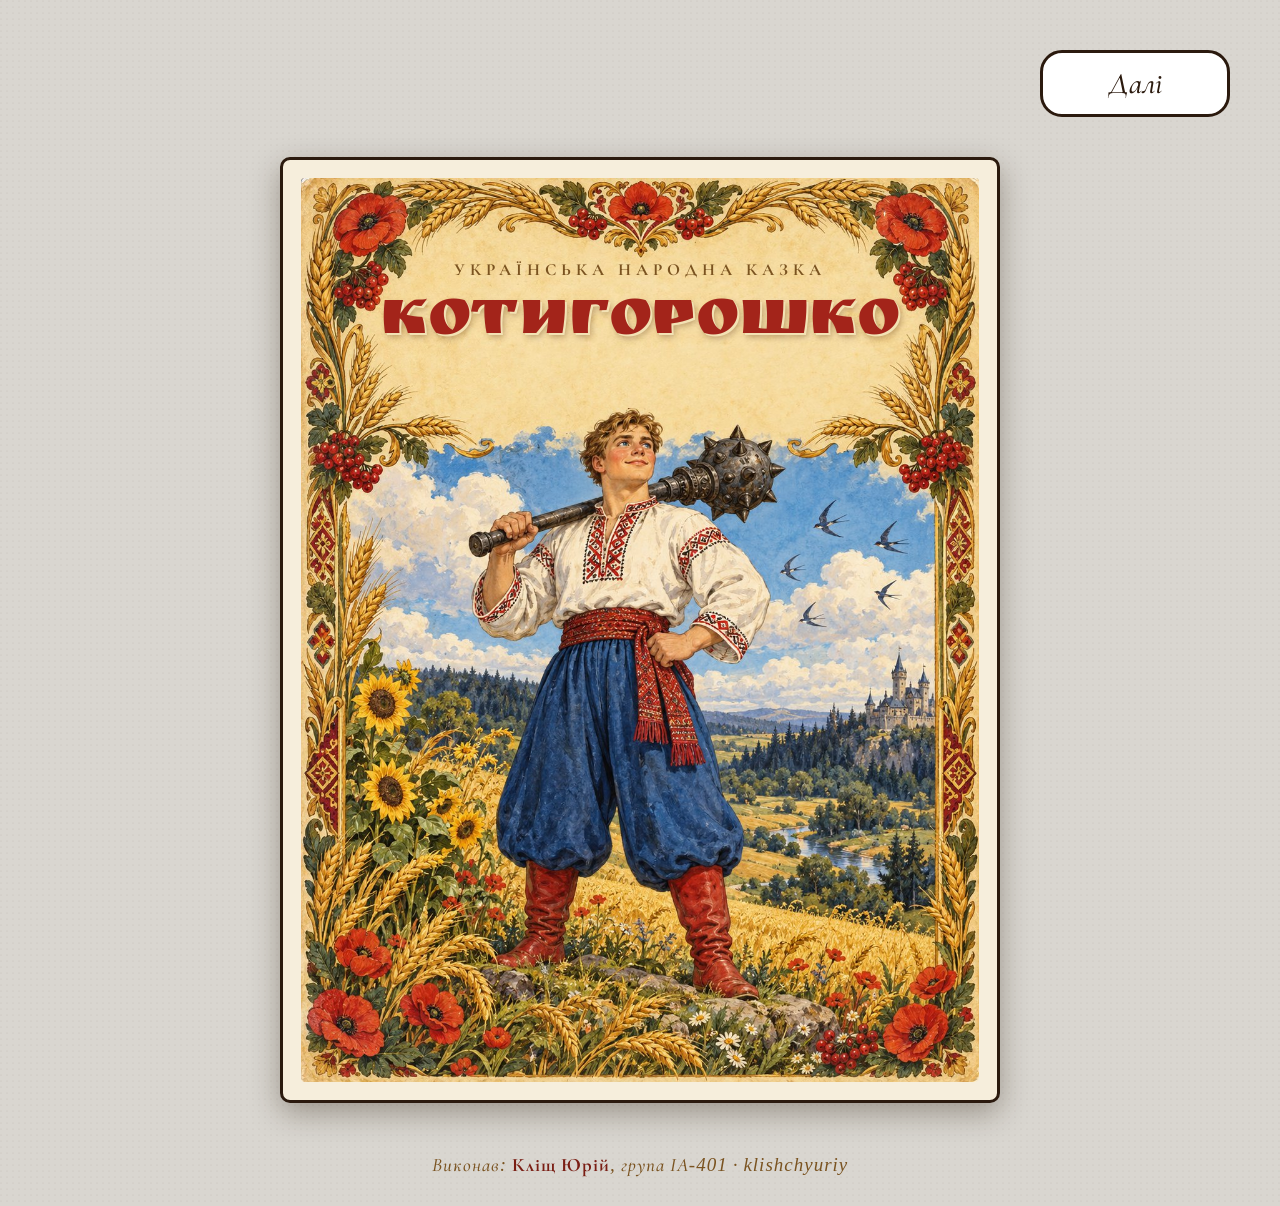
<file: index.html>
<!DOCTYPE html>
<html lang="uk">
<head>
  <meta charset="UTF-8">
  <meta name="author" content="Кліщ Юрій, ІА-401 (klishchyuriy)">
  <meta name="viewport" content="width=device-width, initial-scale=1.0">
  <title>Котигорошко</title>
  <link rel="stylesheet" href="style.css">
</head>
<body>
<div class="wrap">
  <a class="btn right" href="1.html">Далі</a>
  <div class="page cover">
    <div class="page-inner">
      <img src="img/cover.jpg" alt="Обкладинка: Котигорошко з булавою серед степу">
      <div class="cover-title">
        <small>УКРАЇНСЬКА НАРОДНА КАЗКА</small>
        <h1>Котигорошко</h1>
      </div>
    </div>
  </div>
</div>
<footer class="author">Виконав: <b>Кліщ Юрій</b>, група ІА-401 · klishchyuriy</footer>
<script src="script.js"></script>
</body>
</html>
</file>
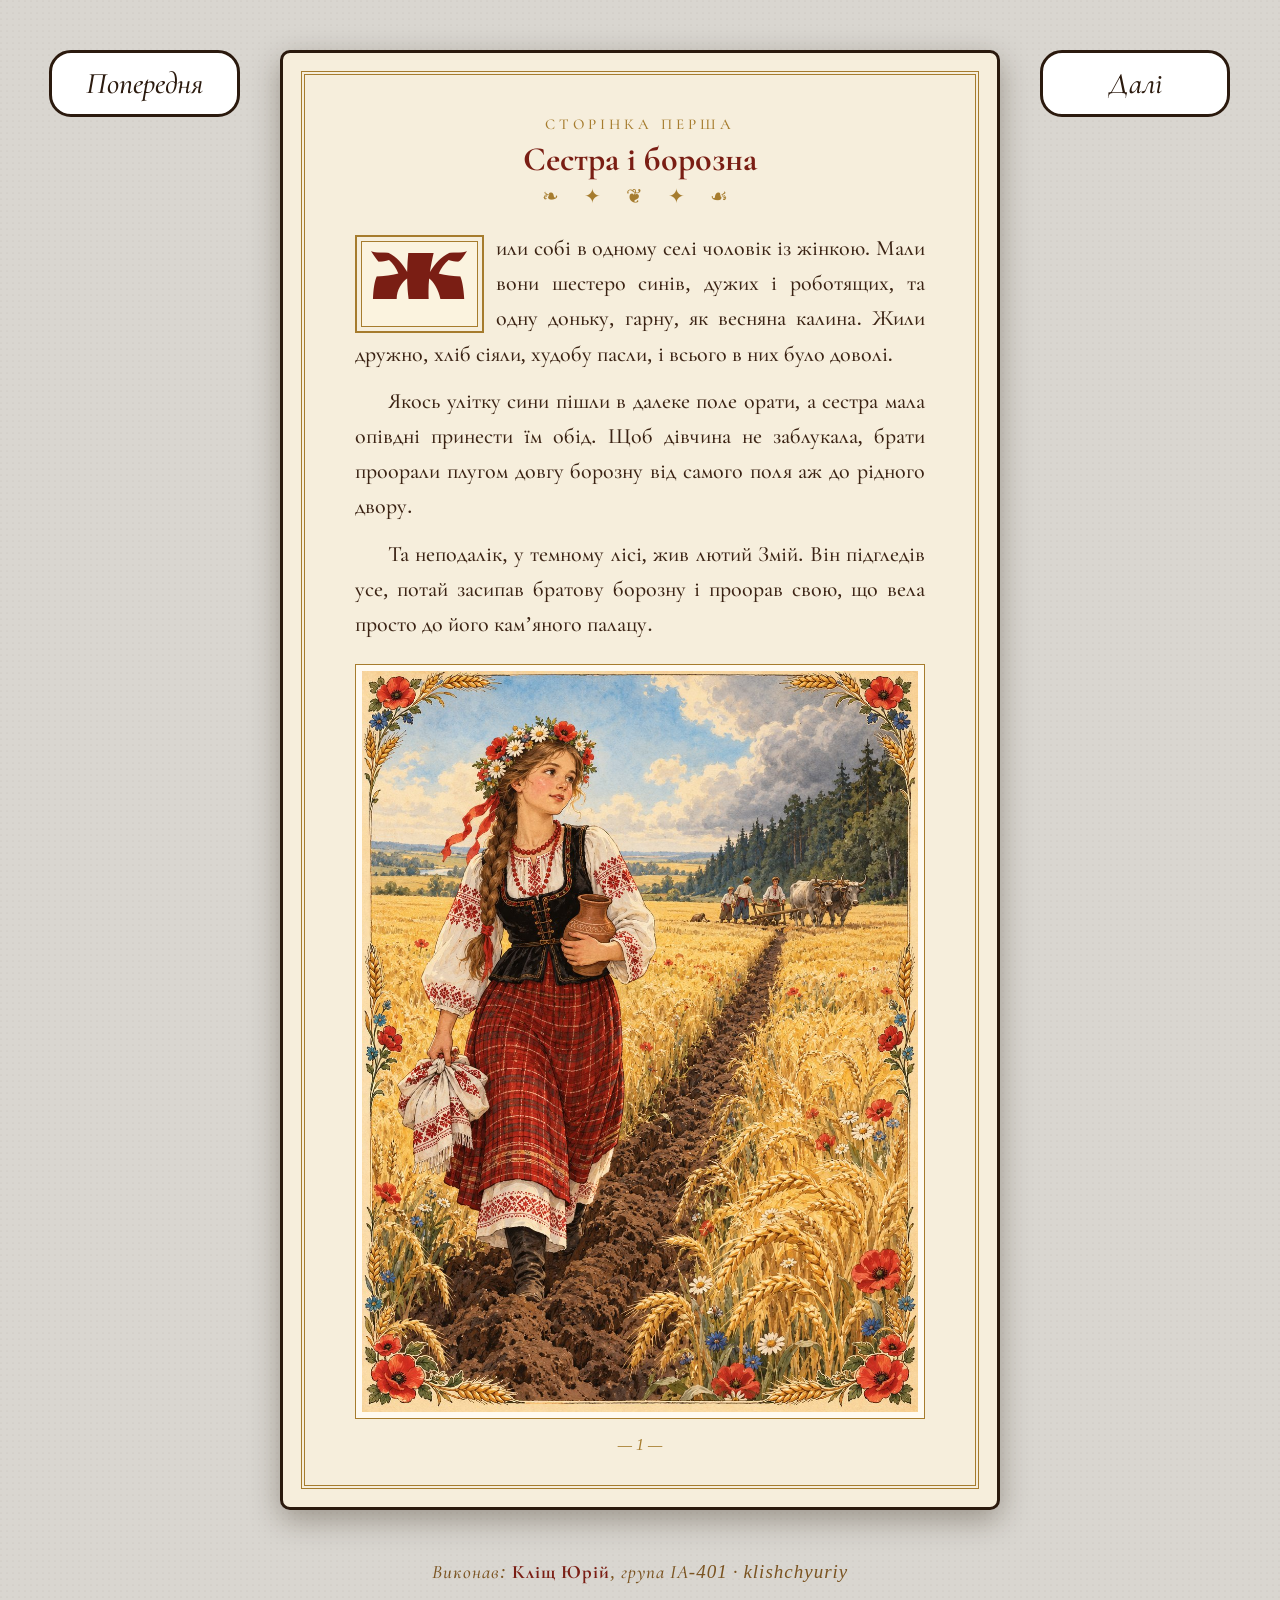
<file: 1.html>
<!DOCTYPE html>
<html lang="uk">
<head>
  <meta charset="UTF-8">
  <meta name="author" content="Кліщ Юрій, ІА-401 (klishchyuriy)">
  <meta name="viewport" content="width=device-width, initial-scale=1.0">
  <title>Котигорошко — Сестра і борозна</title>
  <link rel="stylesheet" href="style.css">
</head>
<body>
<div class="wrap">
  <a class="btn left" href="index.html">Попередня</a>
  <div class="page">
    <div class="page-inner">
      <div class="num">Сторінка перша</div>
      <h2>Сестра і борозна</h2>
      <div class="orn">❧ ✦ ❦ ✦ ☙</div>
      <p class="initial">Жили собі в одному селі чоловік із жінкою. Мали вони шестеро синів, дужих і роботящих, та одну доньку, гарну, як весняна калина. Жили дружно, хліб сіяли, худобу пасли, і всього в них було доволі.</p>
      <p>Якось улітку сини пішли в далеке поле орати, а сестра мала опівдні принести їм обід. Щоб дівчина не заблукала, брати проорали плугом довгу борозну від самого поля аж до рідного двору.</p>
      <p>Та неподалік, у темному лісі, жив лютий Змій. Він підгледів усе, потай засипав братову борозну і проорав свою, що вела просто до його кам’яного палацу.</p>
      <div class="pic"><img src="img/1.jpg" alt="Сестра і борозна"></div>
      <div class="foot">— 1 —</div>
    </div>
  </div>
  <a class="btn right" href="2.html">Далі</a>
</div>
<footer class="author">Виконав: <b>Кліщ Юрій</b>, група ІА-401 · klishchyuriy</footer>
<script src="script.js"></script>
</body>
</html>
</file>
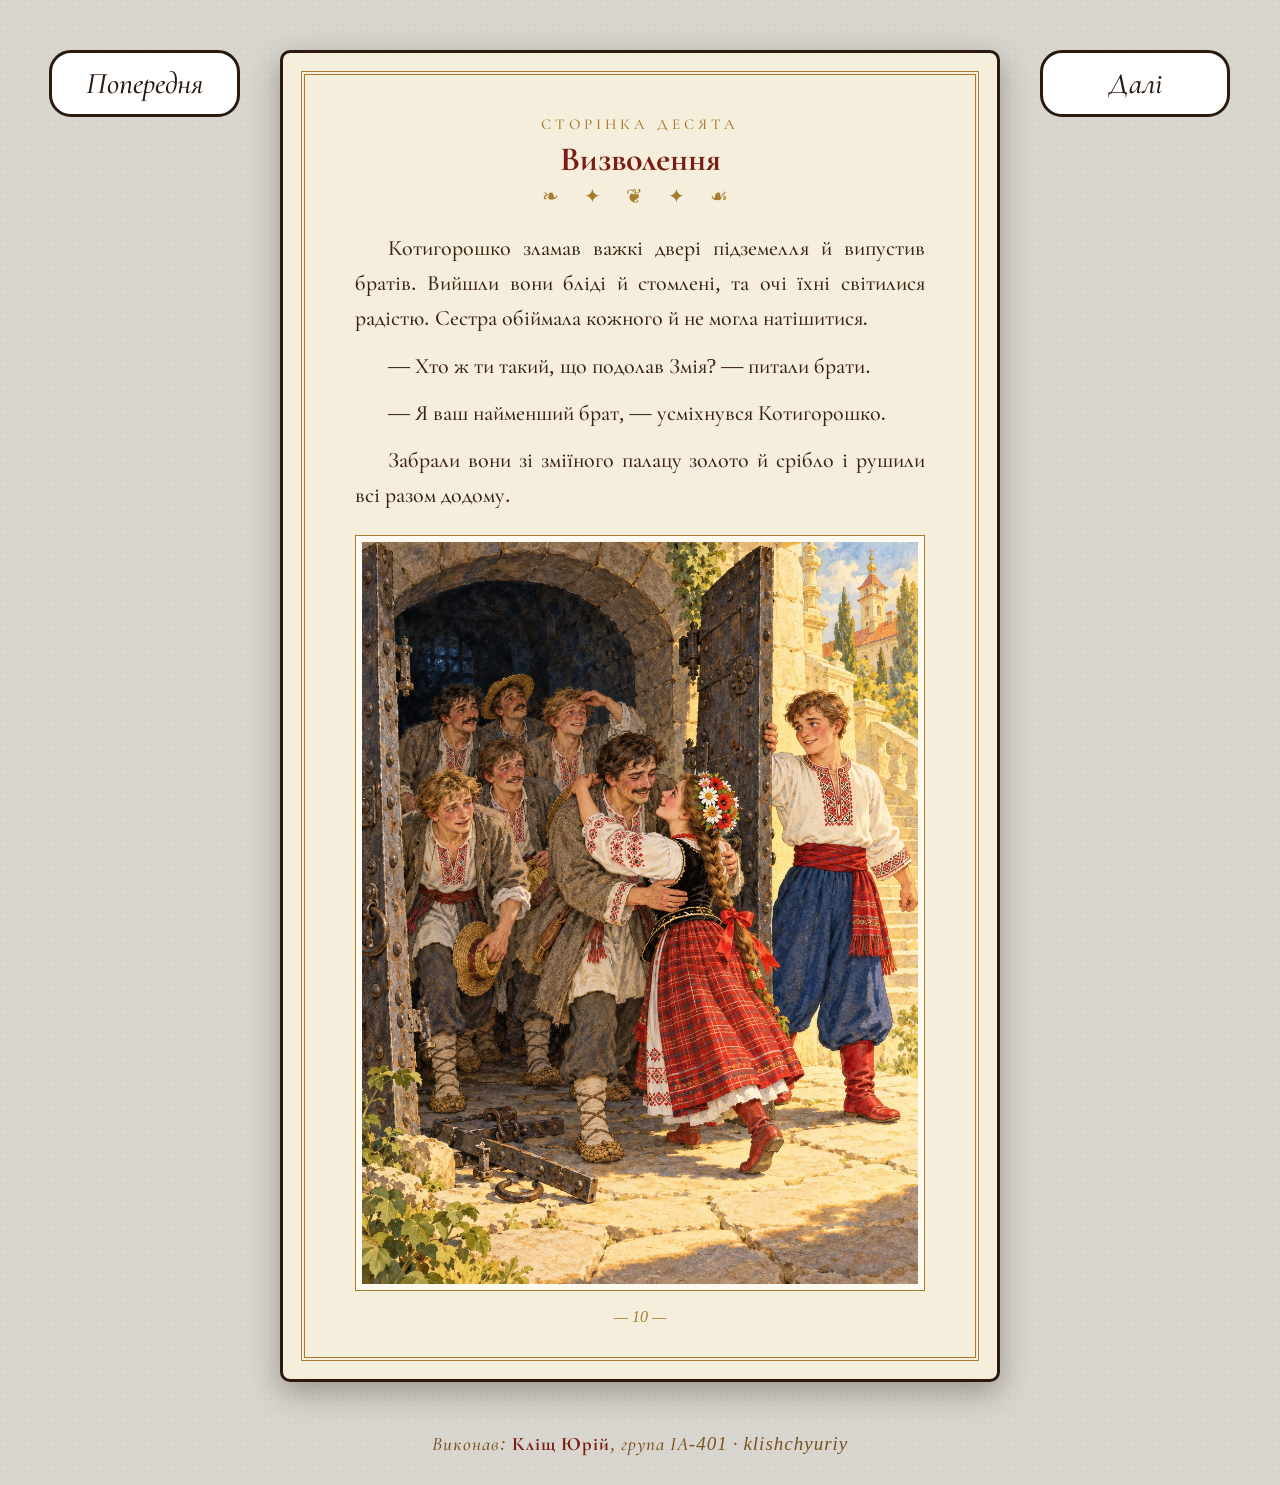
<file: 10.html>
<!DOCTYPE html>
<html lang="uk">
<head>
  <meta charset="UTF-8">
  <meta name="author" content="Кліщ Юрій, ІА-401 (klishchyuriy)">
  <meta name="viewport" content="width=device-width, initial-scale=1.0">
  <title>Котигорошко — Визволення</title>
  <link rel="stylesheet" href="style.css">
</head>
<body>
<div class="wrap">
  <a class="btn left" href="9.html">Попередня</a>
  <div class="page">
    <div class="page-inner">
      <div class="num">Сторінка десята</div>
      <h2>Визволення</h2>
      <div class="orn">❧ ✦ ❦ ✦ ☙</div>
      <p>Котигорошко зламав важкі двері підземелля й випустив братів. Вийшли вони бліді й стомлені, та очі їхні світилися радістю. Сестра обіймала кожного й не могла натішитися.</p>
      <p>— Хто ж ти такий, що подолав Змія? — питали брати.</p>
      <p>— Я ваш найменший брат, — усміхнувся Котигорошко.</p>
      <p>Забрали вони зі зміїного палацу золото й срібло і рушили всі разом додому.</p>
      <div class="pic"><img src="img/10.jpg" alt="Визволення"></div>
      <div class="foot">— 10 —</div>
    </div>
  </div>
  <a class="btn right" href="11.html">Далі</a>
</div>
<footer class="author">Виконав: <b>Кліщ Юрій</b>, група ІА-401 · klishchyuriy</footer>
<script src="script.js"></script>
</body>
</html>
</file>
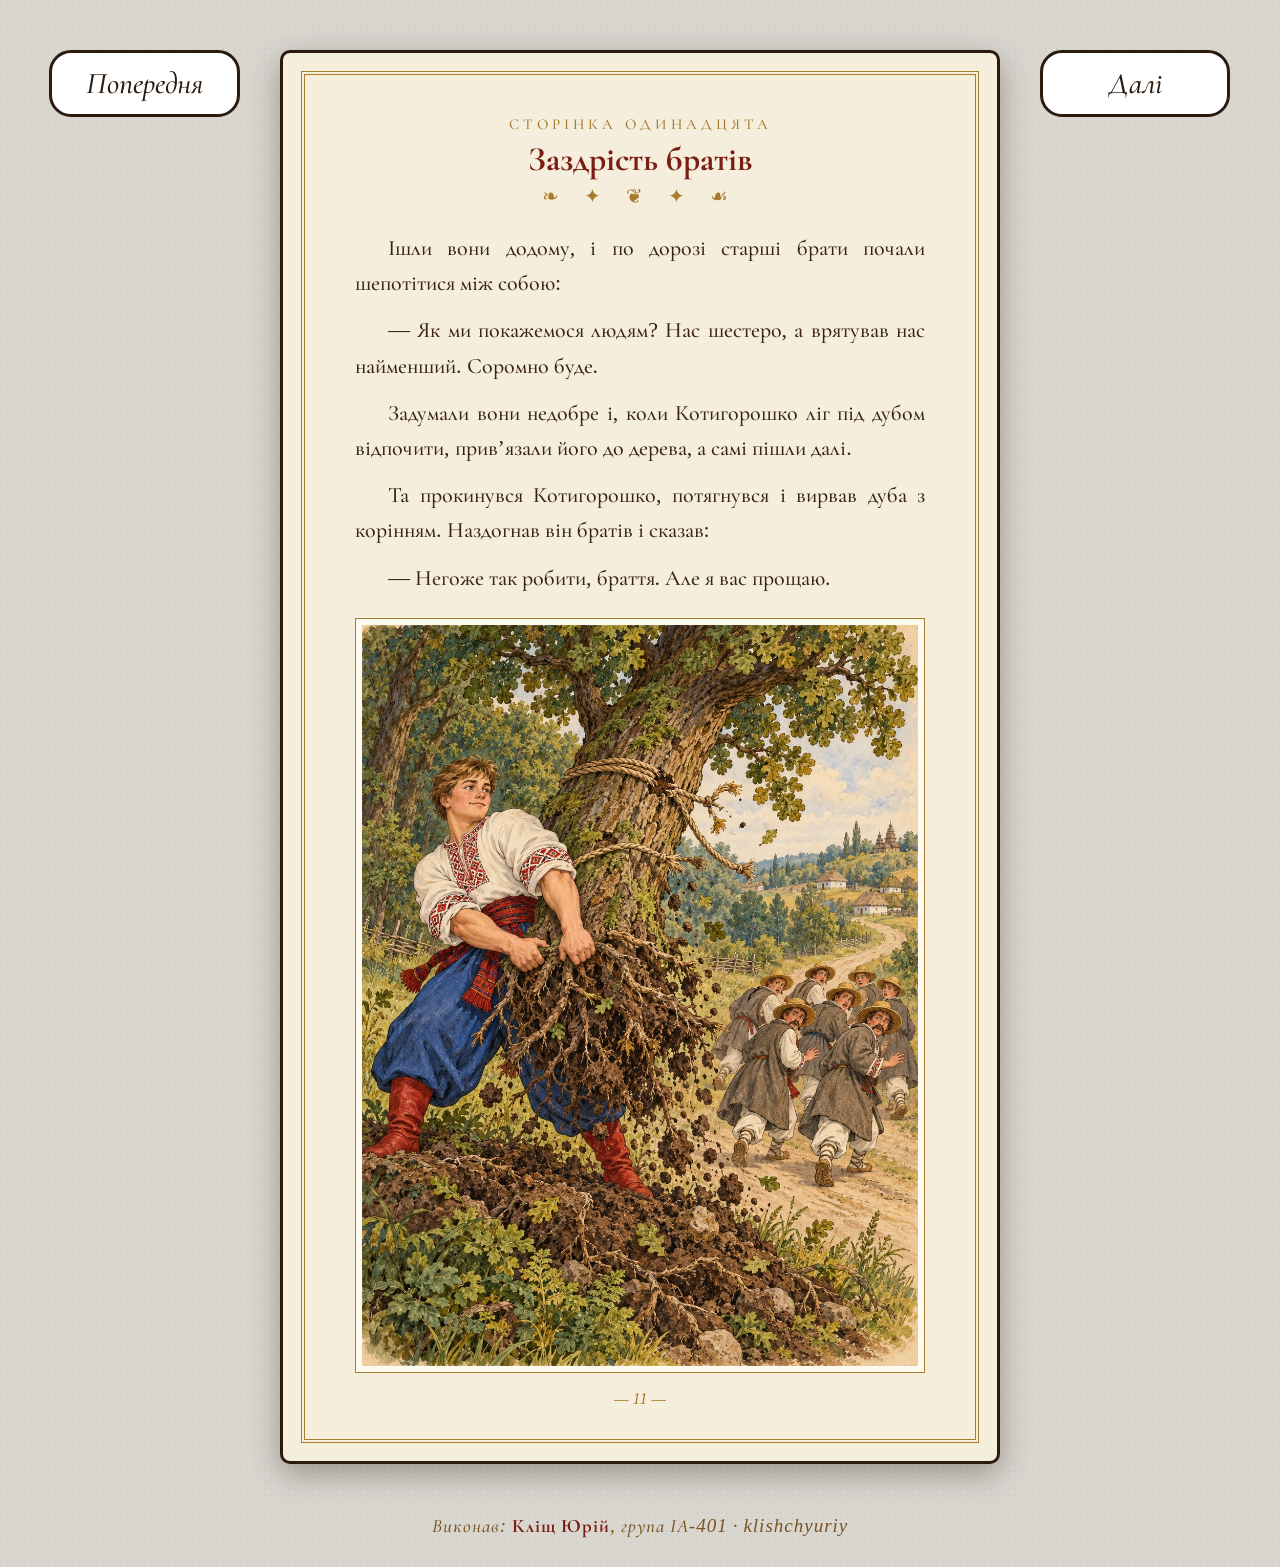
<file: 11.html>
<!DOCTYPE html>
<html lang="uk">
<head>
  <meta charset="UTF-8">
  <meta name="author" content="Кліщ Юрій, ІА-401 (klishchyuriy)">
  <meta name="viewport" content="width=device-width, initial-scale=1.0">
  <title>Котигорошко — Заздрість братів</title>
  <link rel="stylesheet" href="style.css">
</head>
<body>
<div class="wrap">
  <a class="btn left" href="10.html">Попередня</a>
  <div class="page">
    <div class="page-inner">
      <div class="num">Сторінка одинадцята</div>
      <h2>Заздрість братів</h2>
      <div class="orn">❧ ✦ ❦ ✦ ☙</div>
      <p>Ішли вони додому, і по дорозі старші брати почали шепотітися між собою:</p>
      <p>— Як ми покажемося людям? Нас шестеро, а врятував нас найменший. Соромно буде.</p>
      <p>Задумали вони недобре і, коли Котигорошко ліг під дубом відпочити, прив’язали його до дерева, а самі пішли далі.</p>
      <p>Та прокинувся Котигорошко, потягнувся і вирвав дуба з корінням. Наздогнав він братів і сказав:</p>
      <p>— Негоже так робити, браття. Але я вас прощаю.</p>
      <div class="pic"><img src="img/11.jpg" alt="Заздрість братів"></div>
      <div class="foot">— 11 —</div>
    </div>
  </div>
  <a class="btn right" href="12.html">Далі</a>
</div>
<footer class="author">Виконав: <b>Кліщ Юрій</b>, група ІА-401 · klishchyuriy</footer>
<script src="script.js"></script>
</body>
</html>
</file>
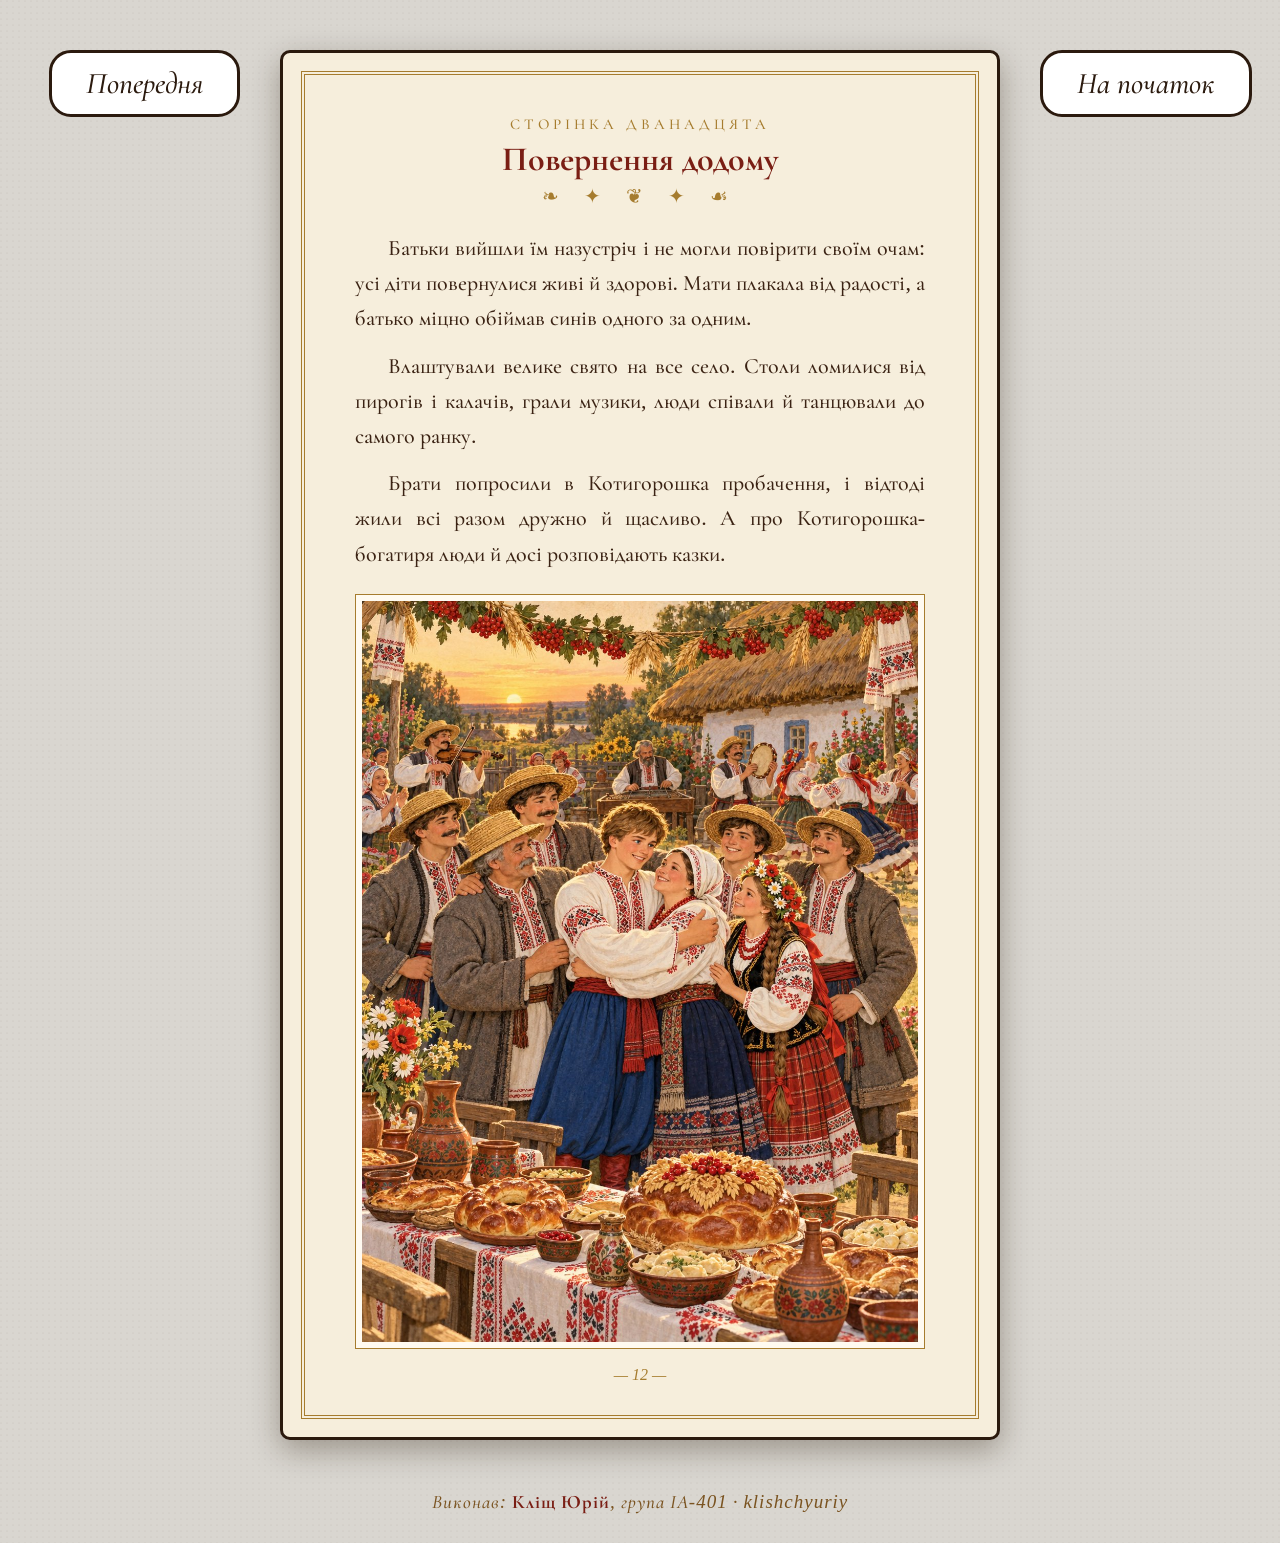
<file: 12.html>
<!DOCTYPE html>
<html lang="uk">
<head>
  <meta charset="UTF-8">
  <meta name="author" content="Кліщ Юрій, ІА-401 (klishchyuriy)">
  <meta name="viewport" content="width=device-width, initial-scale=1.0">
  <title>Котигорошко — Повернення додому</title>
  <link rel="stylesheet" href="style.css">
</head>
<body>
<div class="wrap">
  <a class="btn left" href="11.html">Попередня</a>
  <div class="page">
    <div class="page-inner">
      <div class="num">Сторінка дванадцята</div>
      <h2>Повернення додому</h2>
      <div class="orn">❧ ✦ ❦ ✦ ☙</div>
      <p>Батьки вийшли їм назустріч і не могли повірити своїм очам: усі діти повернулися живі й здорові. Мати плакала від радості, а батько міцно обіймав синів одного за одним.</p>
      <p>Влаштували велике свято на все село. Столи ломилися від пирогів і калачів, грали музики, люди співали й танцювали до самого ранку.</p>
      <p>Брати попросили в Котигорошка пробачення, і відтоді жили всі разом дружно й щасливо. А про Котигорошка-богатиря люди й досі розповідають казки.</p>
      <div class="pic"><img src="img/12.jpg" alt="Повернення додому"></div>
      <div class="foot">— 12 —</div>
    </div>
  </div>
  <a class="btn right" href="index.html">На початок</a>
</div>
<footer class="author">Виконав: <b>Кліщ Юрій</b>, група ІА-401 · klishchyuriy</footer>
<script src="script.js"></script>
</body>
</html>
</file>
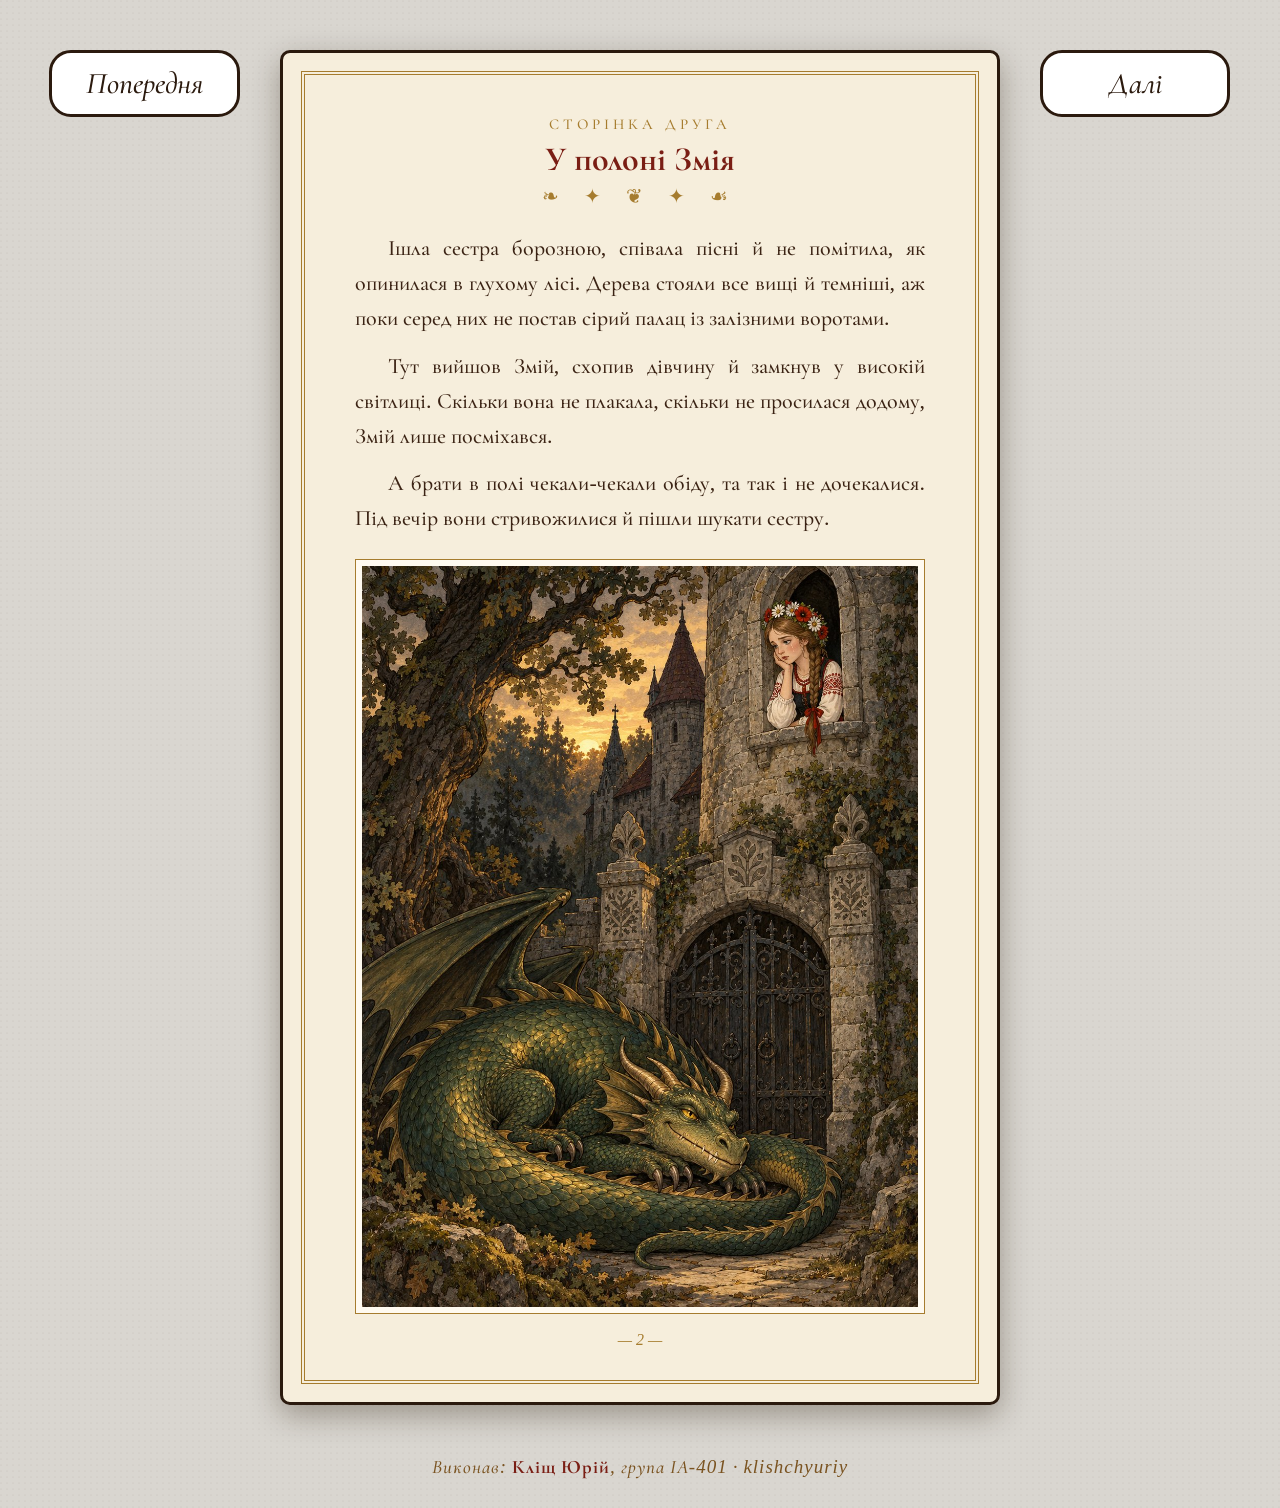
<file: 2.html>
<!DOCTYPE html>
<html lang="uk">
<head>
  <meta charset="UTF-8">
  <meta name="author" content="Кліщ Юрій, ІА-401 (klishchyuriy)">
  <meta name="viewport" content="width=device-width, initial-scale=1.0">
  <title>Котигорошко — У полоні Змія</title>
  <link rel="stylesheet" href="style.css">
</head>
<body>
<div class="wrap">
  <a class="btn left" href="1.html">Попередня</a>
  <div class="page">
    <div class="page-inner">
      <div class="num">Сторінка друга</div>
      <h2>У полоні Змія</h2>
      <div class="orn">❧ ✦ ❦ ✦ ☙</div>
      <p>Ішла сестра борозною, співала пісні й не помітила, як опинилася в глухому лісі. Дерева стояли все вищі й темніші, аж поки серед них не постав сірий палац із залізними воротами.</p>
      <p>Тут вийшов Змій, схопив дівчину й замкнув у високій світлиці. Скільки вона не плакала, скільки не просилася додому, Змій лише посміхався.</p>
      <p>А брати в полі чекали-чекали обіду, та так і не дочекалися. Під вечір вони стривожилися й пішли шукати сестру.</p>
      <div class="pic"><img src="img/2.jpg" alt="У полоні Змія"></div>
      <div class="foot">— 2 —</div>
    </div>
  </div>
  <a class="btn right" href="3.html">Далі</a>
</div>
<footer class="author">Виконав: <b>Кліщ Юрій</b>, група ІА-401 · klishchyuriy</footer>
<script src="script.js"></script>
</body>
</html>
</file>
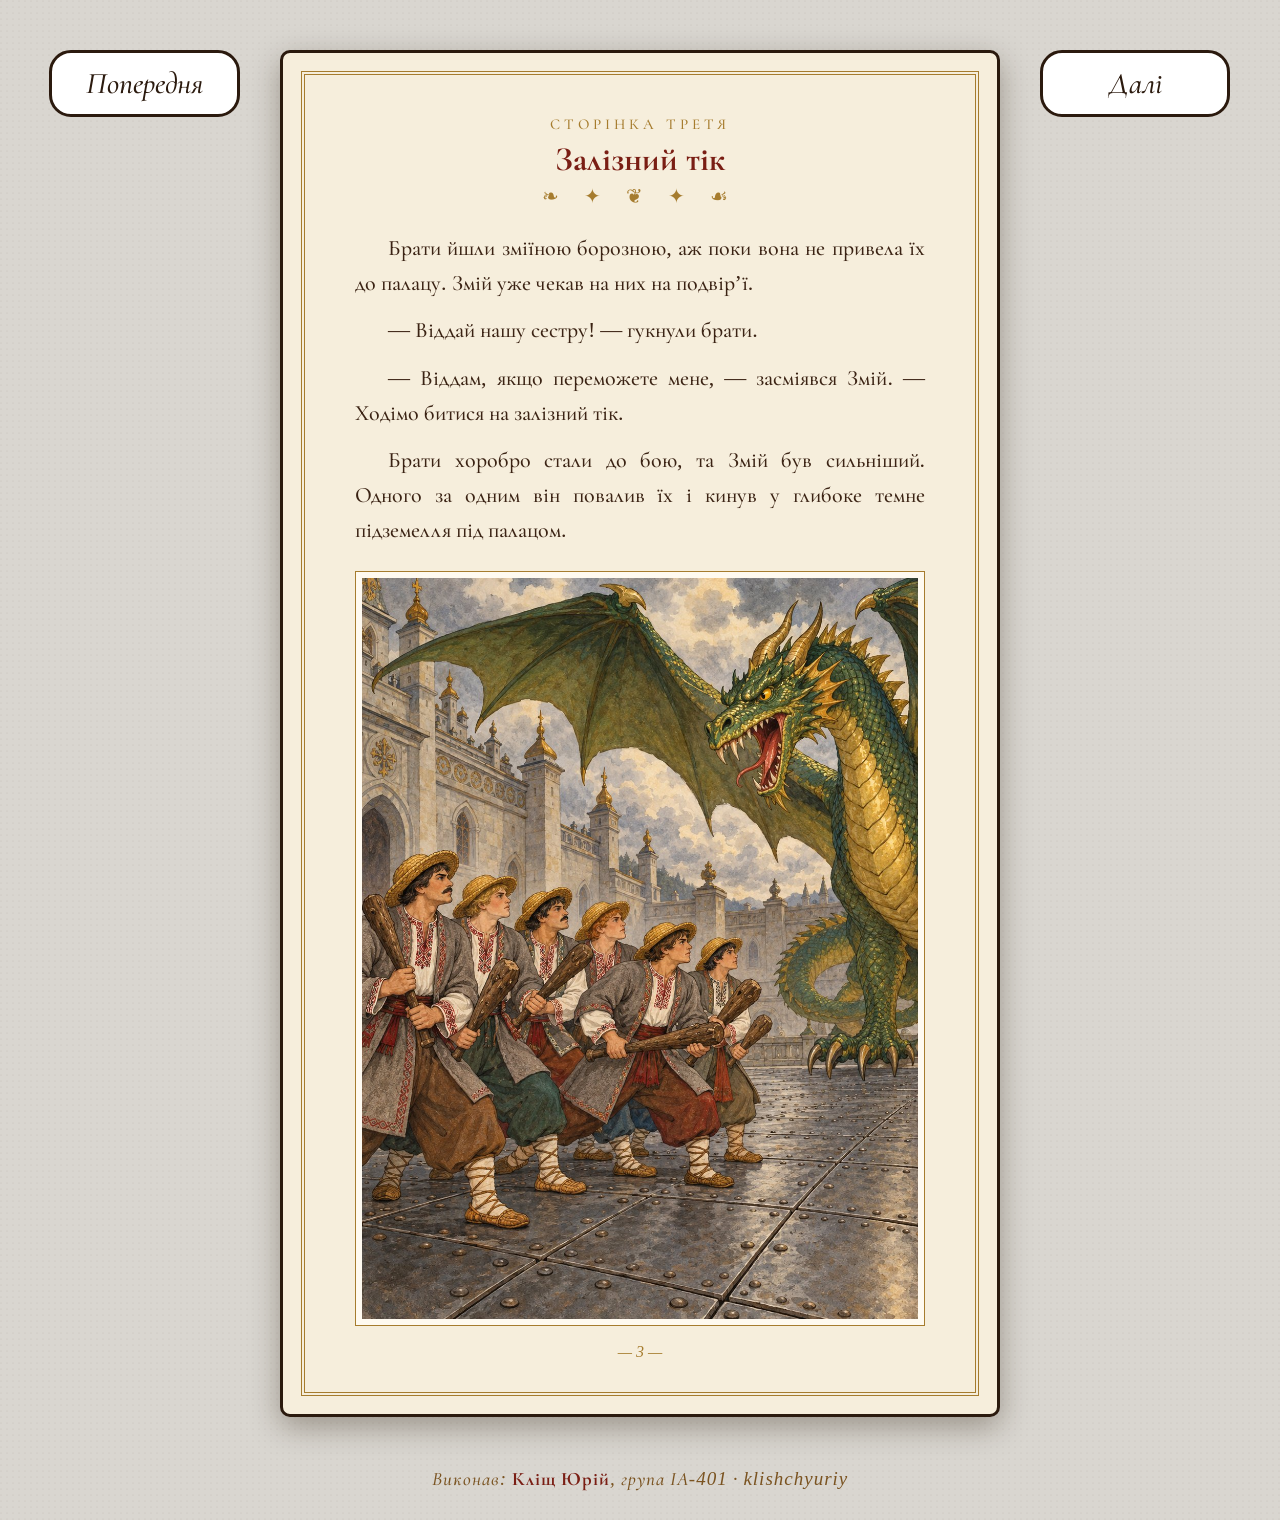
<file: 3.html>
<!DOCTYPE html>
<html lang="uk">
<head>
  <meta charset="UTF-8">
  <meta name="author" content="Кліщ Юрій, ІА-401 (klishchyuriy)">
  <meta name="viewport" content="width=device-width, initial-scale=1.0">
  <title>Котигорошко — Залізний тік</title>
  <link rel="stylesheet" href="style.css">
</head>
<body>
<div class="wrap">
  <a class="btn left" href="2.html">Попередня</a>
  <div class="page">
    <div class="page-inner">
      <div class="num">Сторінка третя</div>
      <h2>Залізний тік</h2>
      <div class="orn">❧ ✦ ❦ ✦ ☙</div>
      <p>Брати йшли зміїною борозною, аж поки вона не привела їх до палацу. Змій уже чекав на них на подвір’ї.</p>
      <p>— Віддай нашу сестру! — гукнули брати.</p>
      <p>— Віддам, якщо переможете мене, — засміявся Змій. — Ходімо битися на залізний тік.</p>
      <p>Брати хоробро стали до бою, та Змій був сильніший. Одного за одним він повалив їх і кинув у глибоке темне підземелля під палацом.</p>
      <div class="pic"><img src="img/3.jpg" alt="Залізний тік"></div>
      <div class="foot">— 3 —</div>
    </div>
  </div>
  <a class="btn right" href="4.html">Далі</a>
</div>
<footer class="author">Виконав: <b>Кліщ Юрій</b>, група ІА-401 · klishchyuriy</footer>
<script src="script.js"></script>
</body>
</html>
</file>
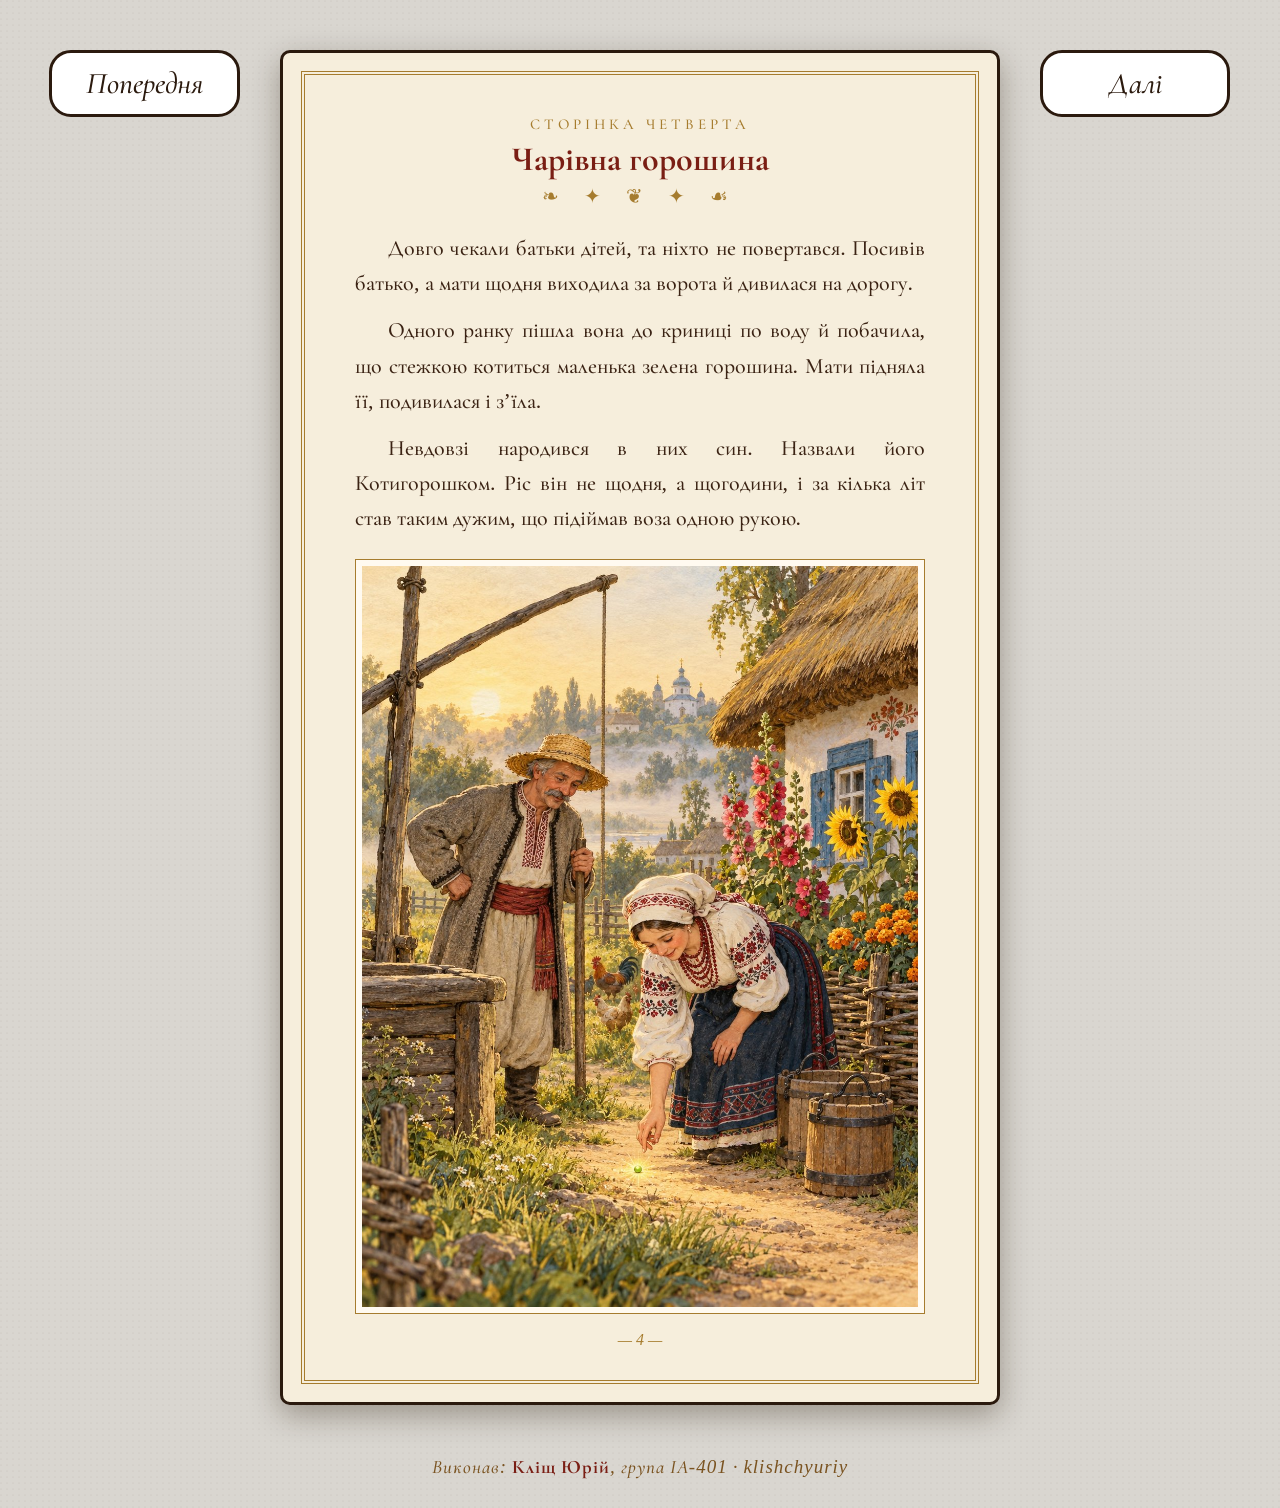
<file: 4.html>
<!DOCTYPE html>
<html lang="uk">
<head>
  <meta charset="UTF-8">
  <meta name="author" content="Кліщ Юрій, ІА-401 (klishchyuriy)">
  <meta name="viewport" content="width=device-width, initial-scale=1.0">
  <title>Котигорошко — Чарівна горошина</title>
  <link rel="stylesheet" href="style.css">
</head>
<body>
<div class="wrap">
  <a class="btn left" href="3.html">Попередня</a>
  <div class="page">
    <div class="page-inner">
      <div class="num">Сторінка четверта</div>
      <h2>Чарівна горошина</h2>
      <div class="orn">❧ ✦ ❦ ✦ ☙</div>
      <p>Довго чекали батьки дітей, та ніхто не повертався. Посивів батько, а мати щодня виходила за ворота й дивилася на дорогу.</p>
      <p>Одного ранку пішла вона до криниці по воду й побачила, що стежкою котиться маленька зелена горошина. Мати підняла її, подивилася і з’їла.</p>
      <p>Невдовзі народився в них син. Назвали його Котигорошком. Ріс він не щодня, а щогодини, і за кілька літ став таким дужим, що підіймав воза одною рукою.</p>
      <div class="pic"><img src="img/4.jpg" alt="Чарівна горошина"></div>
      <div class="foot">— 4 —</div>
    </div>
  </div>
  <a class="btn right" href="5.html">Далі</a>
</div>
<footer class="author">Виконав: <b>Кліщ Юрій</b>, група ІА-401 · klishchyuriy</footer>
<script src="script.js"></script>
</body>
</html>
</file>
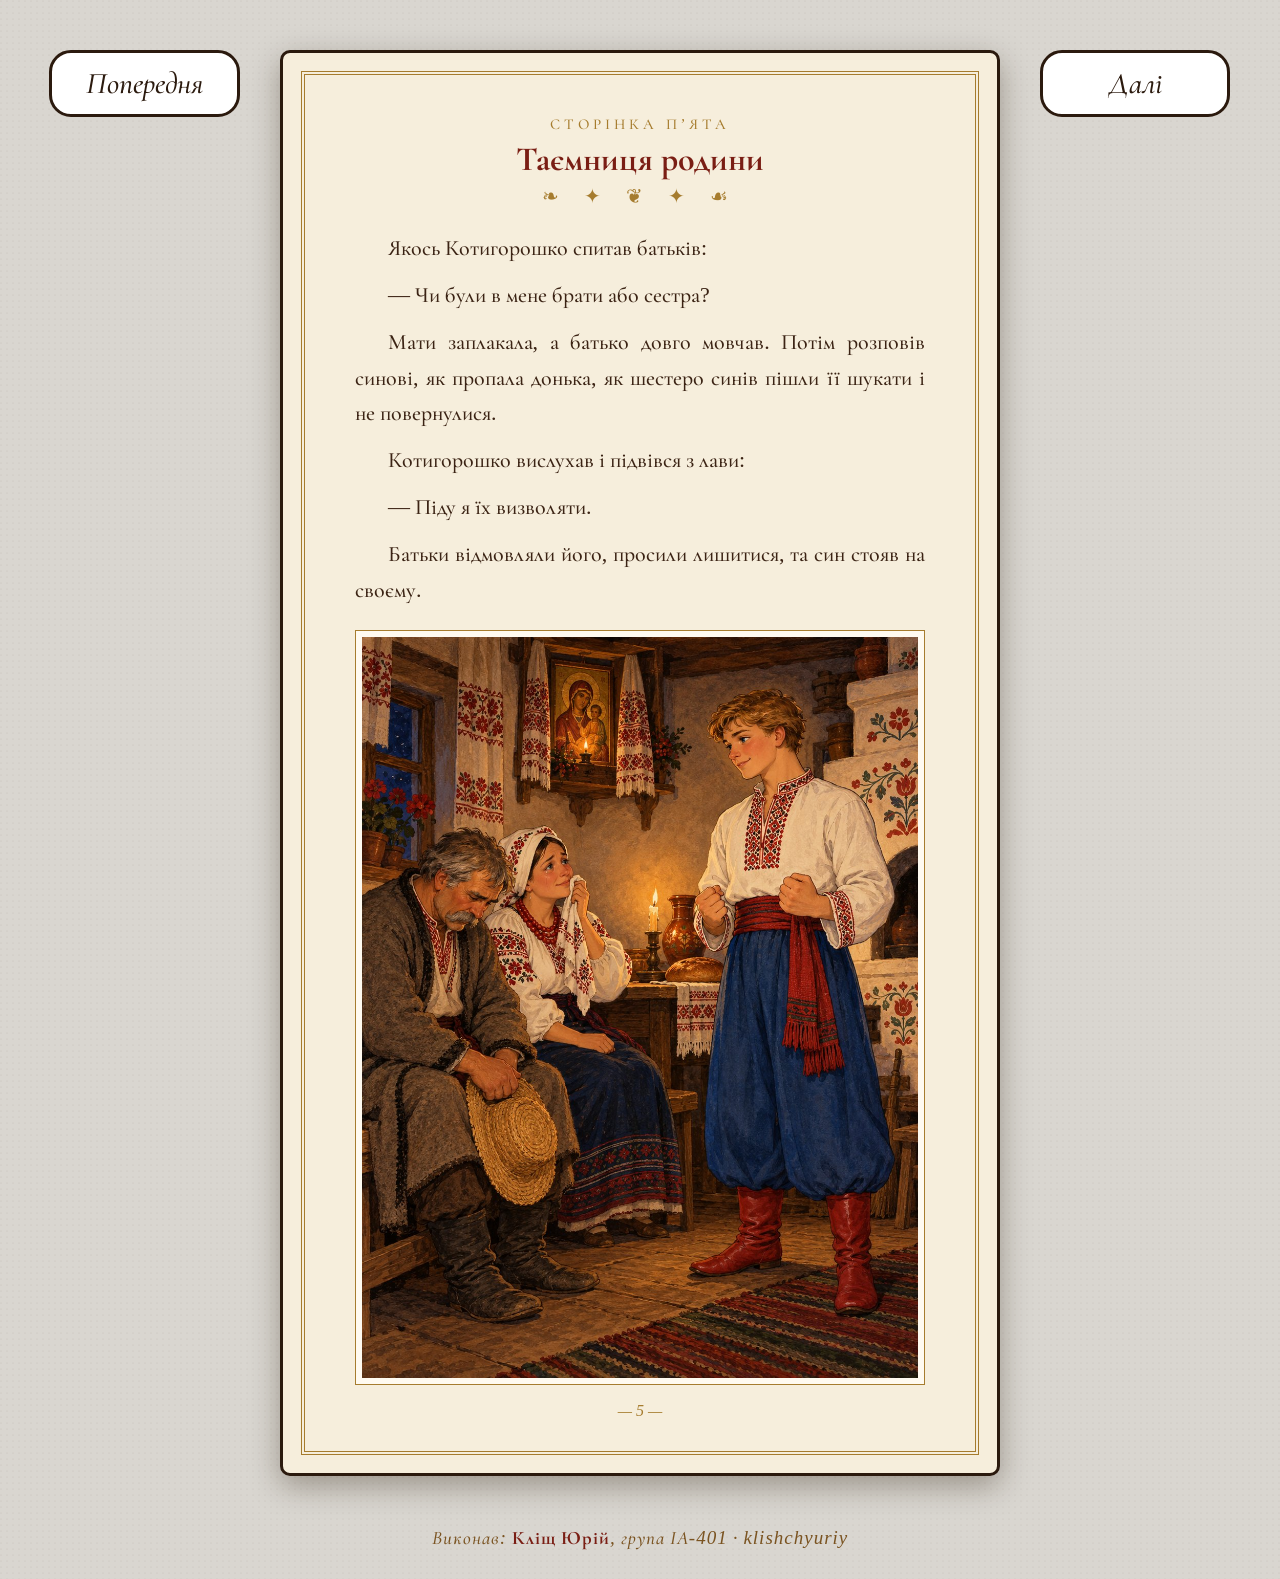
<file: 5.html>
<!DOCTYPE html>
<html lang="uk">
<head>
  <meta charset="UTF-8">
  <meta name="author" content="Кліщ Юрій, ІА-401 (klishchyuriy)">
  <meta name="viewport" content="width=device-width, initial-scale=1.0">
  <title>Котигорошко — Таємниця родини</title>
  <link rel="stylesheet" href="style.css">
</head>
<body>
<div class="wrap">
  <a class="btn left" href="4.html">Попередня</a>
  <div class="page">
    <div class="page-inner">
      <div class="num">Сторінка п’ята</div>
      <h2>Таємниця родини</h2>
      <div class="orn">❧ ✦ ❦ ✦ ☙</div>
      <p>Якось Котигорошко спитав батьків:</p>
      <p>— Чи були в мене брати або сестра?</p>
      <p>Мати заплакала, а батько довго мовчав. Потім розповів синові, як пропала донька, як шестеро синів пішли її шукати і не повернулися.</p>
      <p>Котигорошко вислухав і підвівся з лави:</p>
      <p>— Піду я їх визволяти.</p>
      <p>Батьки відмовляли його, просили лишитися, та син стояв на своєму.</p>
      <div class="pic"><img src="img/5.jpg" alt="Таємниця родини"></div>
      <div class="foot">— 5 —</div>
    </div>
  </div>
  <a class="btn right" href="6.html">Далі</a>
</div>
<footer class="author">Виконав: <b>Кліщ Юрій</b>, група ІА-401 · klishchyuriy</footer>
<script src="script.js"></script>
</body>
</html>
</file>
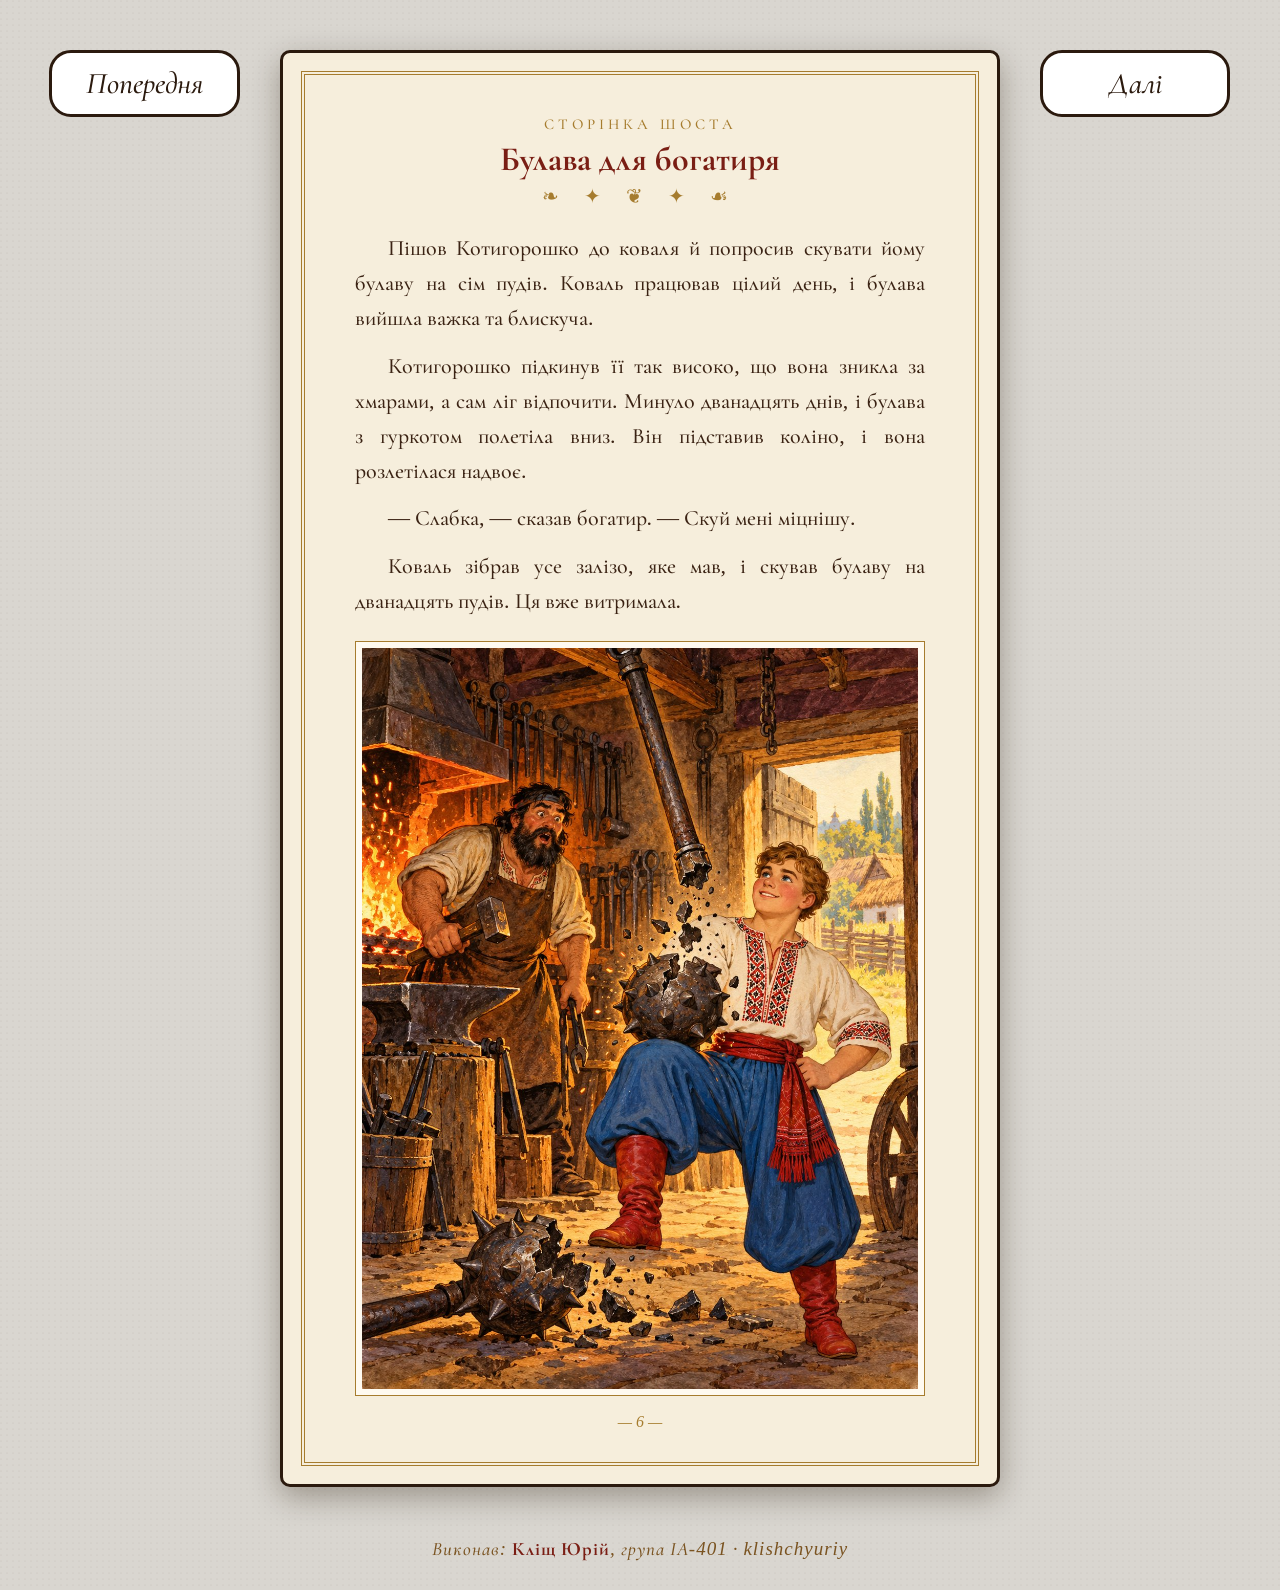
<file: 6.html>
<!DOCTYPE html>
<html lang="uk">
<head>
  <meta charset="UTF-8">
  <meta name="author" content="Кліщ Юрій, ІА-401 (klishchyuriy)">
  <meta name="viewport" content="width=device-width, initial-scale=1.0">
  <title>Котигорошко — Булава для богатиря</title>
  <link rel="stylesheet" href="style.css">
</head>
<body>
<div class="wrap">
  <a class="btn left" href="5.html">Попередня</a>
  <div class="page">
    <div class="page-inner">
      <div class="num">Сторінка шоста</div>
      <h2>Булава для богатиря</h2>
      <div class="orn">❧ ✦ ❦ ✦ ☙</div>
      <p>Пішов Котигорошко до коваля й попросив скувати йому булаву на сім пудів. Коваль працював цілий день, і булава вийшла важка та блискуча.</p>
      <p>Котигорошко підкинув її так високо, що вона зникла за хмарами, а сам ліг відпочити. Минуло дванадцять днів, і булава з гуркотом полетіла вниз. Він підставив коліно, і вона розлетілася надвоє.</p>
      <p>— Слабка, — сказав богатир. — Скуй мені міцнішу.</p>
      <p>Коваль зібрав усе залізо, яке мав, і скував булаву на дванадцять пудів. Ця вже витримала.</p>
      <div class="pic"><img src="img/6.jpg" alt="Булава для богатиря"></div>
      <div class="foot">— 6 —</div>
    </div>
  </div>
  <a class="btn right" href="7.html">Далі</a>
</div>
<footer class="author">Виконав: <b>Кліщ Юрій</b>, група ІА-401 · klishchyuriy</footer>
<script src="script.js"></script>
</body>
</html>
</file>
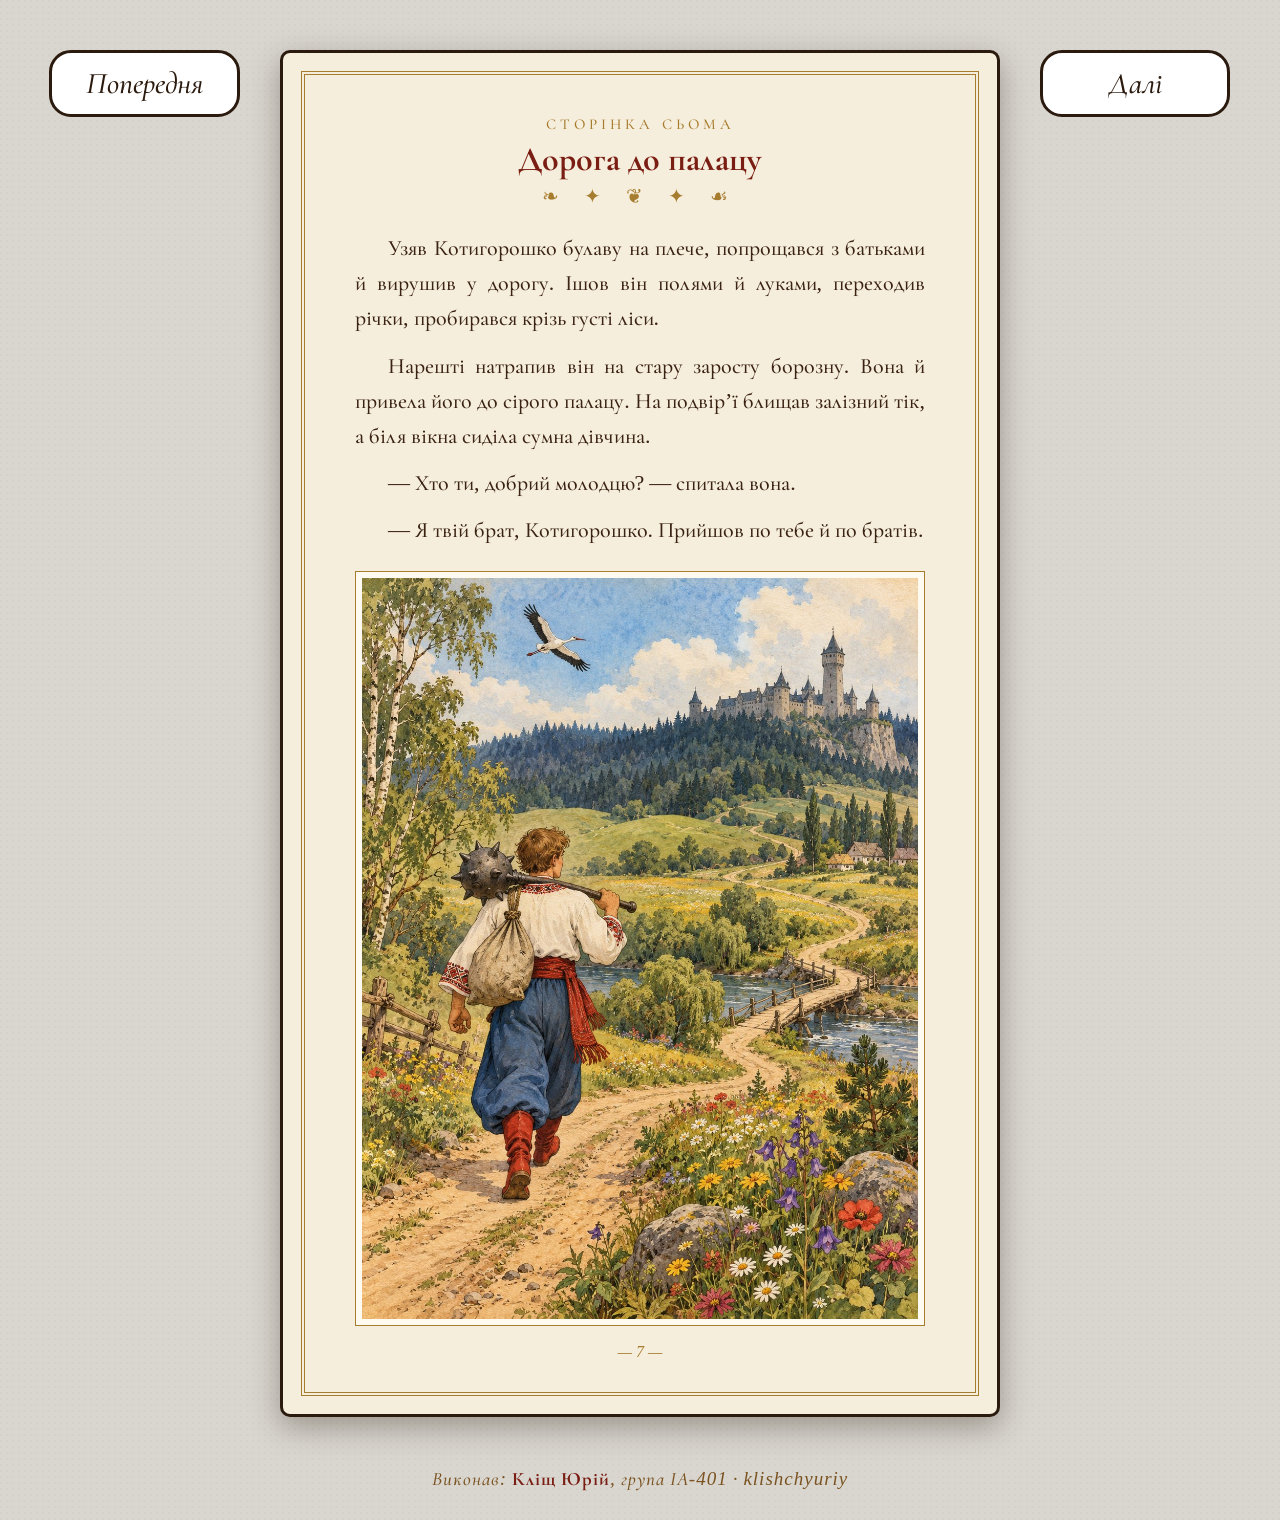
<file: 7.html>
<!DOCTYPE html>
<html lang="uk">
<head>
  <meta charset="UTF-8">
  <meta name="author" content="Кліщ Юрій, ІА-401 (klishchyuriy)">
  <meta name="viewport" content="width=device-width, initial-scale=1.0">
  <title>Котигорошко — Дорога до палацу</title>
  <link rel="stylesheet" href="style.css">
</head>
<body>
<div class="wrap">
  <a class="btn left" href="6.html">Попередня</a>
  <div class="page">
    <div class="page-inner">
      <div class="num">Сторінка сьома</div>
      <h2>Дорога до палацу</h2>
      <div class="orn">❧ ✦ ❦ ✦ ☙</div>
      <p>Узяв Котигорошко булаву на плече, попрощався з батьками й вирушив у дорогу. Ішов він полями й луками, переходив річки, пробирався крізь густі ліси.</p>
      <p>Нарешті натрапив він на стару заросту борозну. Вона й привела його до сірого палацу. На подвір’ї блищав залізний тік, а біля вікна сиділа сумна дівчина.</p>
      <p>— Хто ти, добрий молодцю? — спитала вона.</p>
      <p>— Я твій брат, Котигорошко. Прийшов по тебе й по братів.</p>
      <div class="pic"><img src="img/7.jpg" alt="Дорога до палацу"></div>
      <div class="foot">— 7 —</div>
    </div>
  </div>
  <a class="btn right" href="8.html">Далі</a>
</div>
<footer class="author">Виконав: <b>Кліщ Юрій</b>, група ІА-401 · klishchyuriy</footer>
<script src="script.js"></script>
</body>
</html>
</file>
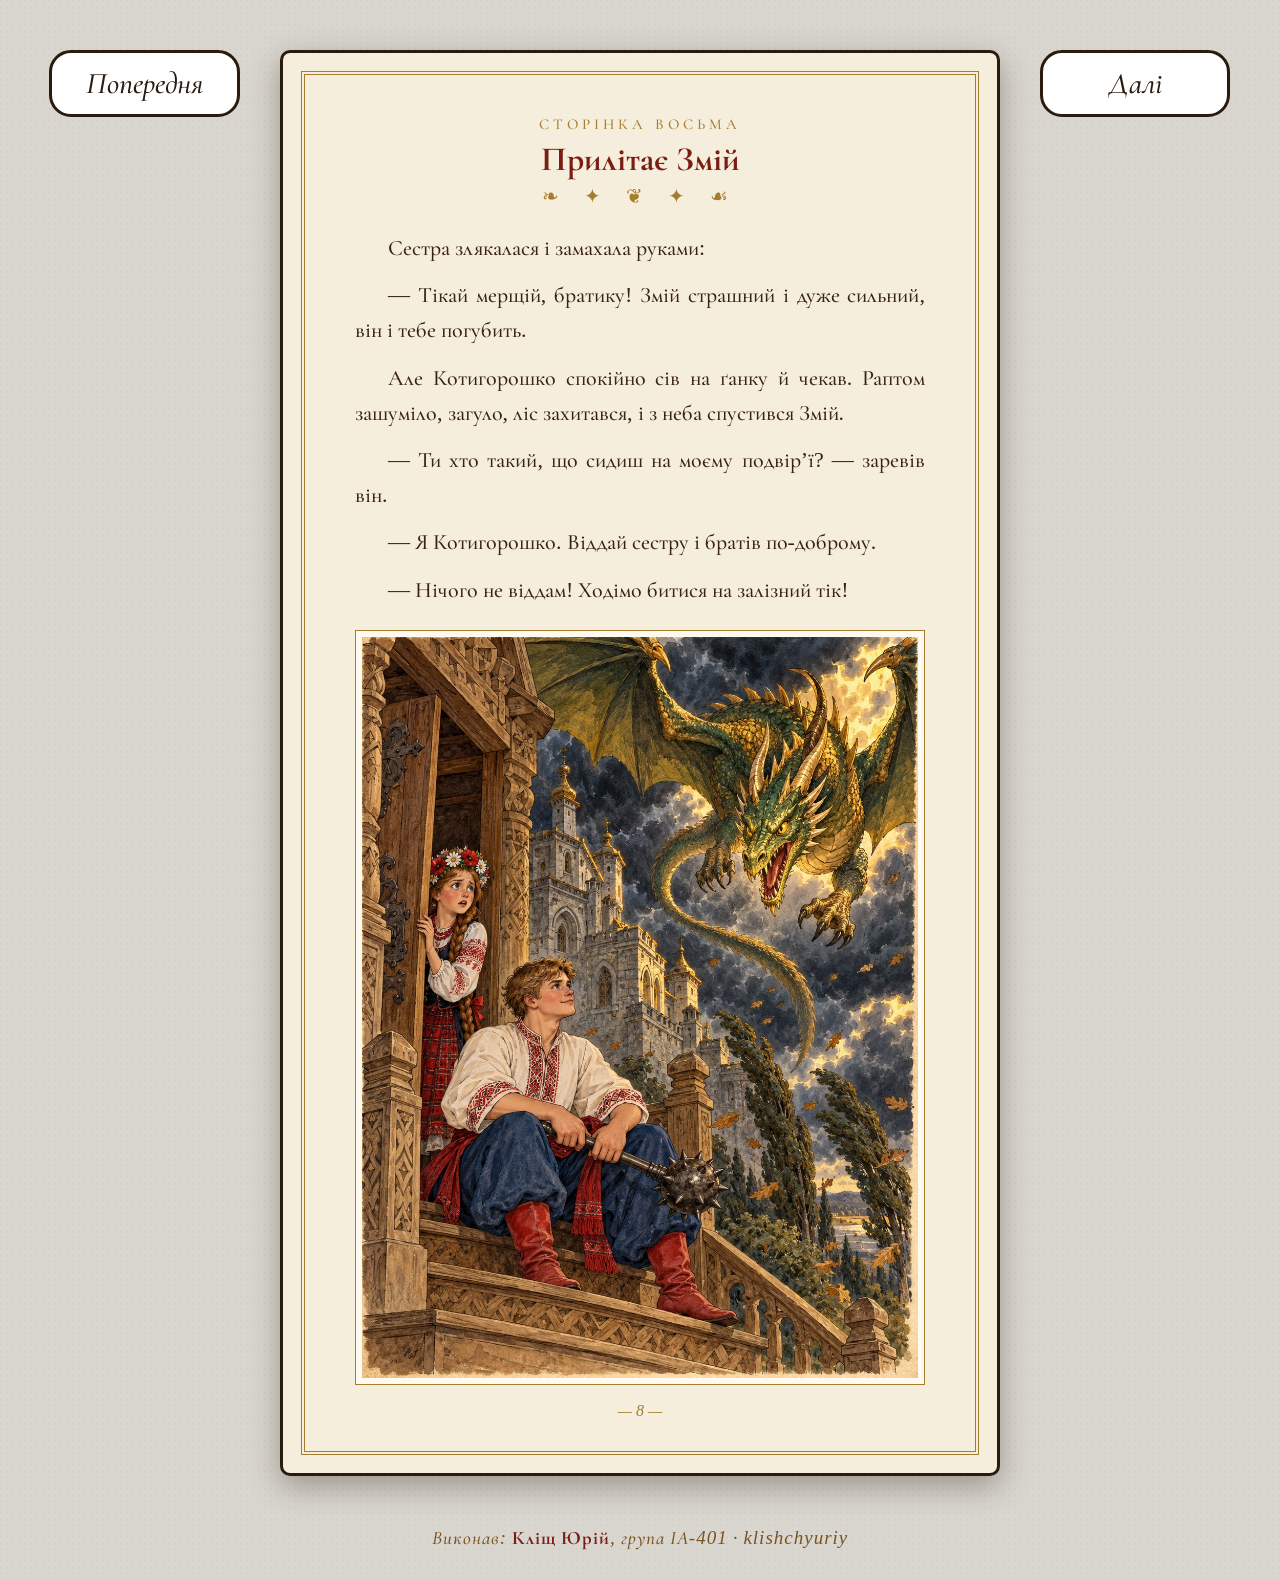
<file: 8.html>
<!DOCTYPE html>
<html lang="uk">
<head>
  <meta charset="UTF-8">
  <meta name="author" content="Кліщ Юрій, ІА-401 (klishchyuriy)">
  <meta name="viewport" content="width=device-width, initial-scale=1.0">
  <title>Котигорошко — Прилітає Змій</title>
  <link rel="stylesheet" href="style.css">
</head>
<body>
<div class="wrap">
  <a class="btn left" href="7.html">Попередня</a>
  <div class="page">
    <div class="page-inner">
      <div class="num">Сторінка восьма</div>
      <h2>Прилітає Змій</h2>
      <div class="orn">❧ ✦ ❦ ✦ ☙</div>
      <p>Сестра злякалася і замахала руками:</p>
      <p>— Тікай мерщій, братику! Змій страшний і дуже сильний, він і тебе погубить.</p>
      <p>Але Котигорошко спокійно сів на ґанку й чекав. Раптом зашуміло, загуло, ліс захитався, і з неба спустився Змій.</p>
      <p>— Ти хто такий, що сидиш на моєму подвір’ї? — заревів він.</p>
      <p>— Я Котигорошко. Віддай сестру і братів по-доброму.</p>
      <p>— Нічого не віддам! Ходімо битися на залізний тік!</p>
      <div class="pic"><img src="img/8.jpg" alt="Прилітає Змій"></div>
      <div class="foot">— 8 —</div>
    </div>
  </div>
  <a class="btn right" href="9.html">Далі</a>
</div>
<footer class="author">Виконав: <b>Кліщ Юрій</b>, група ІА-401 · klishchyuriy</footer>
<script src="script.js"></script>
</body>
</html>
</file>
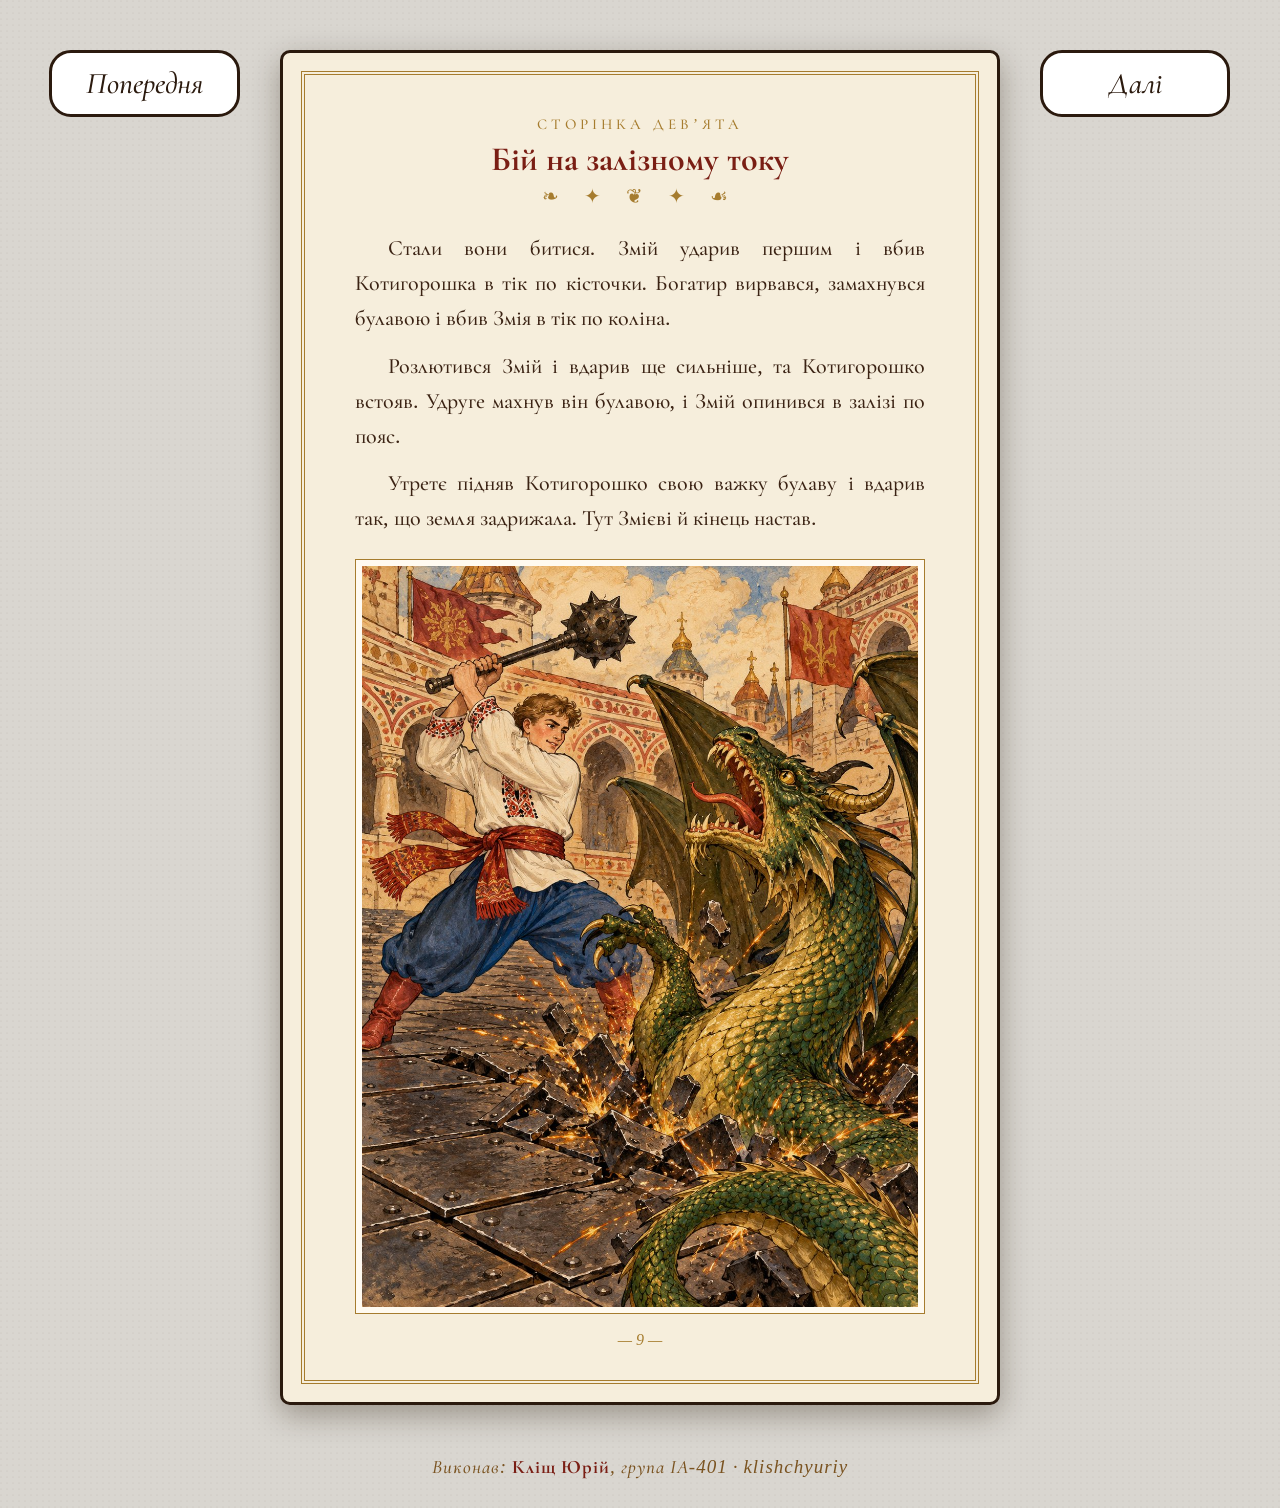
<file: 9.html>
<!DOCTYPE html>
<html lang="uk">
<head>
  <meta charset="UTF-8">
  <meta name="author" content="Кліщ Юрій, ІА-401 (klishchyuriy)">
  <meta name="viewport" content="width=device-width, initial-scale=1.0">
  <title>Котигорошко — Бій на залізному току</title>
  <link rel="stylesheet" href="style.css">
</head>
<body>
<div class="wrap">
  <a class="btn left" href="8.html">Попередня</a>
  <div class="page">
    <div class="page-inner">
      <div class="num">Сторінка дев’ята</div>
      <h2>Бій на залізному току</h2>
      <div class="orn">❧ ✦ ❦ ✦ ☙</div>
      <p>Стали вони битися. Змій ударив першим і вбив Котигорошка в тік по кісточки. Богатир вирвався, замахнувся булавою і вбив Змія в тік по коліна.</p>
      <p>Розлютився Змій і вдарив ще сильніше, та Котигорошко встояв. Удруге махнув він булавою, і Змій опинився в залізі по пояс.</p>
      <p>Утретє підняв Котигорошко свою важку булаву і вдарив так, що земля задрижала. Тут Змієві й кінець настав.</p>
      <div class="pic"><img src="img/9.jpg" alt="Бій на залізному току"></div>
      <div class="foot">— 9 —</div>
    </div>
  </div>
  <a class="btn right" href="10.html">Далі</a>
</div>
<footer class="author">Виконав: <b>Кліщ Юрій</b>, група ІА-401 · klishchyuriy</footer>
<script src="script.js"></script>
</body>
</html>
</file>
<file: style.css>
@charset "UTF-8";
/* Автор: Кліщ Юрій, група ІА-401 (klishchyuriy) */
/* Шрифти лежать у папці fonts, тому сайт працює і без інтернету */
@font-face { font-family: 'Ruslan Display'; src: url('fonts/ruslan.woff2') format('woff2'); }
@font-face { font-family: 'Cormorant Garamond'; src: url('fonts/cormorant-500.woff2') format('woff2'); font-weight: 500; }
@font-face { font-family: 'Cormorant Garamond'; src: url('fonts/cormorant-700.woff2') format('woff2'); font-weight: 700; }
@font-face { font-family: 'Cormorant Garamond'; src: url('fonts/cormorant-500i.woff2') format('woff2'); font-weight: 500; font-style: italic; }

* { box-sizing: border-box; margin: 0; padding: 0; }

body {
  background: #d9d6d0 url("data:image/svg+xml,%3Csvg xmlns='http://www.w3.org/2000/svg' width='6' height='6'%3E%3Ccircle cx='1' cy='1' r='.6' fill='%23c4bfb6'/%3E%3C/svg%3E");
  font-family: 'Cormorant Garamond', 'Book Antiqua', Georgia, serif;
  color: #3b2314;
  font-weight: 500;
  min-height: 100vh;
}

.wrap {
  display: grid;
  grid-template-columns: 1fr 720px 1fr;
  gap: 40px;
  padding: 50px 20px;
  align-items: start;
}

/* Сторінка книги */
.page {
  grid-column: 2;
  background: #f6eedc;
  border: 3px solid #2b1a0e;
  border-radius: 10px;
  padding: 18px;
  box-shadow: 0 10px 30px rgba(40, 25, 10, .35);
  animation: pageIn .6s ease both;
}
.page-inner {
  border: 4px double #a67c2e;
  padding: 40px 50px 30px;
  min-height: 900px;
}

.num {
  text-align: center;
  font-size: 15px;
  letter-spacing: 4px;
  text-transform: uppercase;
  color: #a67c2e;
}
h2 {
  text-align: center;
  font-size: 34px;
  color: #7a1e14;
  margin: 6px 0 4px;
}
.orn {
  text-align: center;
  color: #a67c2e;
  font-size: 20px;
  letter-spacing: 10px;
  margin-bottom: 22px;
}

p {
  font-size: 22px;
  line-height: 1.6;
  text-align: justify;
  text-indent: 1.5em;
  margin-bottom: 12px;
}

/* Декоративний ініціал */
.initial::first-letter {
  float: left;
  font-family: 'Ruslan Display', 'Cormorant Garamond', serif;
  font-size: 92px;
  line-height: .85;
  color: #7a1e14;
  padding: 10px 14px 6px;
  margin: 4px 12px 0 0;
  border: 2px solid #a67c2e;
  background: #fbf3df;
  box-shadow: inset 0 0 0 4px #f6eedc, inset 0 0 0 5px #a67c2e;
}
.initial { text-indent: 0; }

.pic {
  margin-top: 22px;
  border: 1px solid #a67c2e;
  padding: 6px;
  background: #fffaf0;
}
.pic img { display: block; width: 100%; }

.foot {
  text-align: center;
  margin-top: 16px;
  font-size: 16px;
  font-style: italic;
  color: #a67c2e;
}

/* Обкладинка */
.cover .page-inner { padding: 0; border: none; min-height: 0; position: relative; }
.cover img { display: block; width: 100%; border-radius: 4px; }
.cover-title {
  position: absolute;
  top: 9%;
  left: 0; right: 0;
  text-align: center;
}
.cover-title small {
  display: block;
  font-size: 17px;
  letter-spacing: 5px;
  color: #7a5320;
  font-weight: 700;
}
.cover-title h1 {
  font-family: 'Ruslan Display', 'Cormorant Garamond', serif;
  font-size: 66px;
  font-weight: normal;
  color: #a3241a;
  text-shadow: 2px 2px 0 #f3e2b4, 3px 4px 6px rgba(80, 40, 10, .35);
  margin-top: 8px;
}

/* Кнопки */
.btn {
  display: inline-block;
  padding: 12px 34px;
  min-width: 190px;
  text-align: center;
  font-family: 'Cormorant Garamond', Georgia, serif;
  font-style: italic;
  font-size: 30px;
  color: #2b1a0e;
  text-decoration: none;
  background: #fff;
  border: 3px solid #2b1a0e;
  border-radius: 22px;
  transition: .2s;
}
.btn:hover { background: #7a1e14; color: #f6eedc; border-color: #7a1e14; }
.left { grid-column: 1; justify-self: end; }
.right { grid-column: 3; justify-self: start; }

/* Анімація перегортання */
@keyframes pageIn {
  from { opacity: 0; transform: translateX(40px) rotateY(-8deg); }
  to   { opacity: 1; transform: none; }
}
.leaving .page { animation: pageOut .35s ease forwards; }
@keyframes pageOut {
  to { opacity: 0; transform: translateX(-40px) rotateY(8deg); }
}

@media (max-width: 1150px) {
  .wrap { grid-template-columns: 1fr 1fr; }
  .page { grid-column: 1 / 3; grid-row: 2; }
  .left { grid-column: 1; grid-row: 1; justify-self: start; }
  .right { grid-column: 2; grid-row: 1; justify-self: end; }
  .page-inner { padding: 24px; min-height: 0; }
}

/* Підпис автора */
.author {
  text-align: center;
  padding: 0 0 30px;
  font-size: 19px;
  font-style: italic;
  color: #7a5320;
  letter-spacing: 1px;
}
.author b { font-weight: 700; color: #7a1e14; font-style: normal; }
</file>
